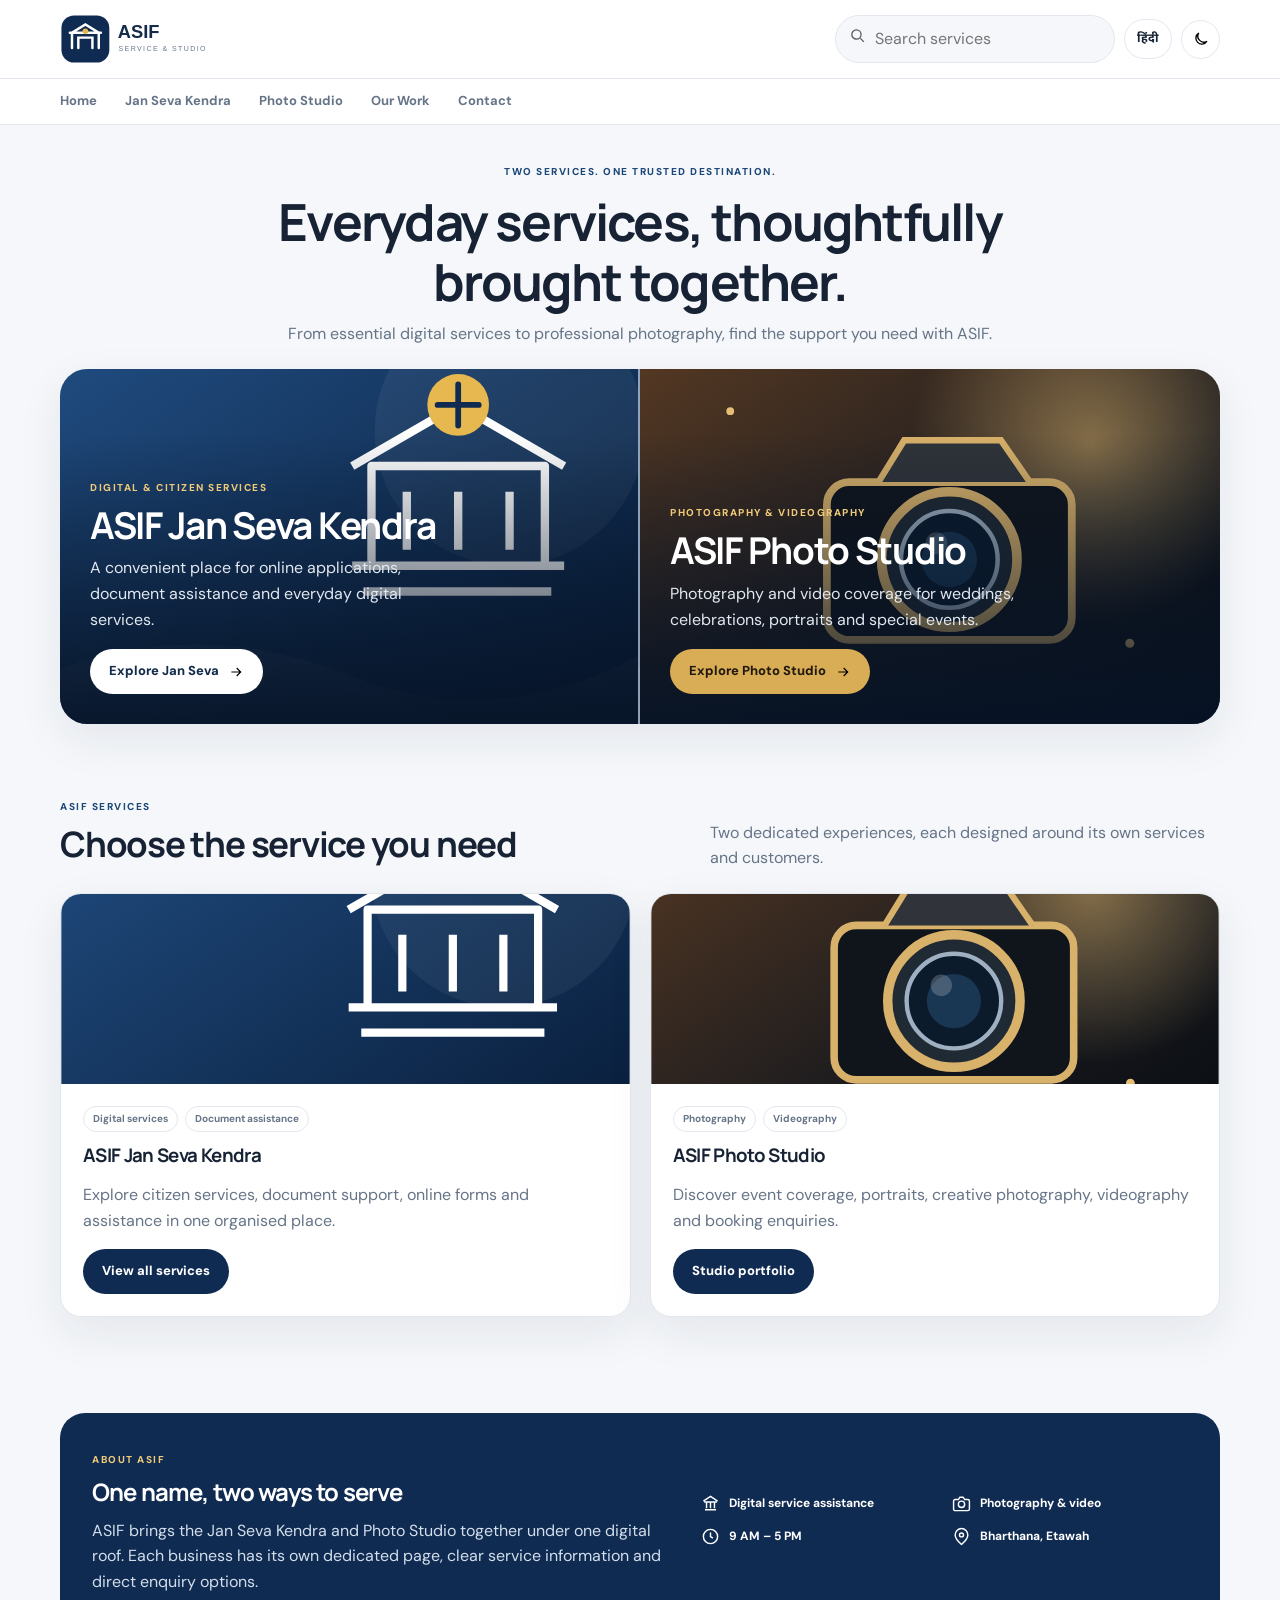
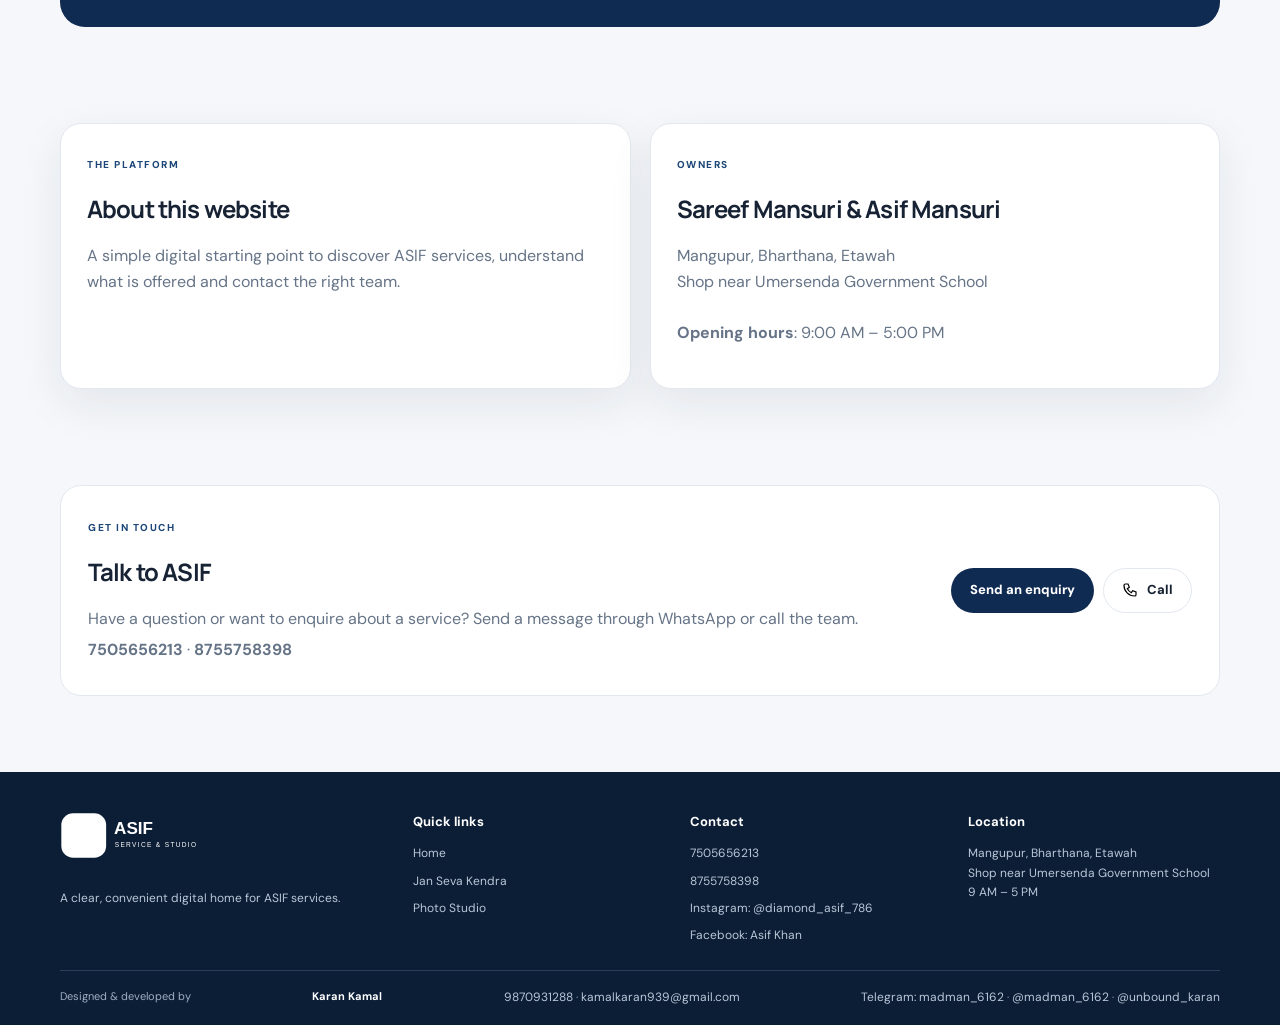
<file: index.html>
<!doctype html><html lang="en"><head><meta charset="utf-8"><meta name="viewport" content="width=device-width,initial-scale=1"><meta name="description" content="ASIF Jan Seva Kendra and Photo Studio in Mangupur, Bharthana, Etawah."><title>ASIF | Jan Seva Kendra & Photo Studio</title><link rel="stylesheet" href="style.css"></head><body>

<header class="site-header"><div class="container header-main"><a class="brand" href="index.html"><img src="assets/images/logo.svg" alt="ASIF"></a><div class="header-tools"><div class="search-wrap"><img src="assets/images/search.svg" alt=""><input id="service-search" data-ph="search" placeholder="Search services" aria-label="Search services"><div id="search-results" class="search-results"></div></div><button class="tool-btn lang-toggle">हिंदी</button><button class="icon-btn theme-toggle" aria-label="Toggle theme"><img src="assets/images/moon.svg" alt=""></button><button class="icon-btn menu-toggle" aria-label="Open menu"><img src="assets/images/menu.svg" alt=""></button></div></div><nav class="nav"><div class="container nav-inner"><a href="index.html" data-w="home">Home</a><a href="jan-seva.html" data-w="csc">Jan Seva Kendra</a><a href="photo-studio.html" data-w="studio">Photo Studio</a><a href="index.html#work" data-w="work">Our Work</a><a href="index.html#contact" data-w="contact">Contact</a></div></nav></header>

<main>
<section class="hero"><div class="container"><div class="hero-intro"><span class="eyebrow" data-w="eyebrow">Two services. One trusted destination.</span><h1 data-w="title">Everyday services, thoughtfully brought together.</h1><p data-w="intro">From essential digital services to professional photography, find the support you need with ASIF.</p></div><div class="split-hero"><article class="hero-side csc"><div class="hero-copy"><div class="kicker" data-w="cscK">Digital & citizen services</div><h2 data-w="cscT">ASIF Jan Seva Kendra</h2><p data-w="cscP">A convenient place for online applications, document assistance and everyday digital services.</p><a class="btn btn-light" href="jan-seva.html"><span data-w="cscB">Explore Jan Seva</span><img src="assets/images/arrow.svg" alt=""></a></div></article><article class="hero-side studio"><div class="hero-copy"><div class="kicker" data-w="studioK">Photography & videography</div><h2 data-w="studioT">ASIF Photo Studio</h2><p data-w="studioP">Photography and video coverage for weddings, celebrations, portraits and special events.</p><a class="btn btn-gold" href="photo-studio.html"><span data-w="studioB">Explore Photo Studio</span><img src="assets/images/arrow.svg" alt=""></a></div></article></div></div></section>
<section class="section"><div class="container"><div class="section-head"><div><span class="eyebrow">ASIF SERVICES</span><h2 data-w="choose">Choose the service you need</h2></div><p data-w="chooseP">Two dedicated experiences, each designed around its own services and customers.</p></div><div class="business-grid"><article class="business-card"><img src="assets/images/hero-csc.svg" alt="Digital services"><div class="business-body"><div class="tag-row"><span class="tag">Digital services</span><span class="tag">Document assistance</span></div><h3 data-w="cscT">ASIF Jan Seva Kendra</h3><p data-w="cscCard">Explore citizen services, document support, online forms and assistance in one organised place.</p><a class="btn btn-primary" href="jan-seva.html" data-w="servicesBtn">View all services</a></div></article><article class="business-card"><img src="assets/images/hero-studio.svg" alt="Photography camera"><div class="business-body"><div class="tag-row"><span class="tag">Photography</span><span class="tag">Videography</span></div><h3 data-w="studioT">ASIF Photo Studio</h3><p data-w="studioCard">Discover event coverage, portraits, creative photography, videography and booking enquiries.</p><a class="btn btn-primary" href="photo-studio.html" data-w="portfolio">Studio portfolio</a></div></article></div></div></section>
<section class="section" id="work"><div class="container"><div class="work-panel"><div><span class="eyebrow" style="color:#efc978">ABOUT ASIF</span><h2 data-w="about">One name, two ways to serve</h2><p data-w="aboutP">ASIF brings the Jan Seva Kendra and Photo Studio together under one digital roof. Each business has its own dedicated page, clear service information and direct enquiry options.</p></div><div class="work-points"><div class="work-point"><img src="assets/images/landmark.svg" alt="">Digital service assistance</div><div class="work-point"><img src="assets/images/camera.svg" alt="">Photography & video</div><div class="work-point"><img src="assets/images/clock.svg" alt="">9 AM – 5 PM</div><div class="work-point"><img src="assets/images/location.svg" alt="">Bharthana, Etawah</div></div></div></div></section>
<section class="section"><div class="container info-grid"><article class="info-card"><span class="eyebrow">THE PLATFORM</span><h2 data-w="site">About this website</h2><p data-w="siteP">A simple digital starting point to discover ASIF services, understand what is offered and contact the right team.</p></article><article class="info-card"><span class="eyebrow" data-w="owners">Owners</span><h2>Sareef Mansuri & Asif Mansuri</h2><p>Mangupur, Bharthana, Etawah<br>Shop near Umersenda Government School<br><br><strong data-w="hours">Opening hours</strong>: 9:00 AM – 5:00 PM</p></article></div></section>
<section class="section" id="contact"><div class="container"><div class="contact-band"><div><span class="eyebrow">GET IN TOUCH</span><h2 data-w="contactT">Talk to ASIF</h2><p data-w="contactP">Have a question or want to enquire about a service? Send a message through WhatsApp or call the team.</p><p><strong>7505656213</strong> · <strong>8755758398</strong></p></div><div class="contact-actions"><button class="btn btn-primary" data-modal="enquiry" data-w="send">Send an enquiry</button><a class="btn btn-outline" href="tel:7505656213"><img src="assets/images/phone.svg" width="16" alt="">Call</a></div></div></div></section>
</main>
<footer class="site-footer"><div class="container"><div class="footer-grid"><div class="footer-brand"><img src="assets/images/logo.svg" alt="ASIF"><p data-w="footer">A clear, convenient digital home for ASIF services.</p></div><div><h4 data-w="quick">Quick links</h4><div class="footer-links"><a href="index.html">Home</a><a href="jan-seva.html">Jan Seva Kendra</a><a href="photo-studio.html">Photo Studio</a></div></div><div><h4 data-w="contact">Contact</h4><div class="footer-links"><a href="tel:7505656213">7505656213</a><a href="tel:8755758398">8755758398</a><a href="https://instagram.com/diamond_asif_786" target="_blank" rel="noopener">Instagram: @diamond_asif_786</a><a href="https://www.facebook.com/" target="_blank" rel="noopener">Facebook: Asif Khan</a></div></div><div><h4 data-w="location">Location</h4><p>Mangupur, Bharthana, Etawah<br>Shop near Umersenda Government School<br>9 AM – 5 PM</p></div></div><div class="developer"><span data-w="developer">Designed & developed by</span> <strong>Karan Kamal</strong><span><a href="tel:9870931288">9870931288</a> · <a href="mailto:kamalkaran939@gmail.com">kamalkaran939@gmail.com</a></span><span><a href="https://t.me/madman_6162">Telegram: madman_6162</a> · <a href="https://instagram.com/madman_6162">@madman_6162</a> · <a href="https://instagram.com/unbound_karan">@unbound_karan</a></span></div></div></footer>

<div class="modal-backdrop" id="enquiry-modal"><section class="modal" role="dialog" aria-modal="true" aria-labelledby="modal-title"><div class="modal-head"><div><h3 id="modal-title">Send an enquiry</h3><p id="modal-desc">Share your details with the ASIF team.</p></div><button class="modal-close" data-close aria-label="Close">×</button></div><form id="enquiry-form"><div class="form-grid"><div class="field"><label data-w="name">Your name</label><input name="name" required autocomplete="name"></div><div class="field"><label data-w="mobile">Mobile number</label><input name="mobile" required inputmode="tel" pattern="[0-9+ -]{8,16}"></div><div class="field full"><label data-w="service">Service</label><select name="service" required><option value="">Select a service</option><option>Jan Seva Kendra enquiry</option><option>Photography booking</option><option>Videography booking</option><option>Photography + Videography</option><option>Other</option></select></div><div class="field" id="date-field" style="display:none"><label data-w="date">Preferred date</label><input name="date" type="date"></div><div class="field" id="event-field" style="display:none"><label data-w="event">Event type</label><select name="event"><option>Wedding</option><option>Birthday</option><option>Family function</option><option>Party / Event</option><option>Portrait</option><option>Other</option></select></div><div class="field full"><label data-w="details">Message / details</label><textarea name="details" placeholder="Tell us what you need..."></textarea></div><div class="field full"><label data-w="recipient">Send enquiry to</label><select name="recipient"><option value="one">7505656213</option><option value="two">8755758398</option></select></div></div><p class="form-note" data-w="waNote">Your message opens in WhatsApp. Review it and tap Send to share it.</p><button class="btn btn-primary" type="submit" data-w="wa">Continue on WhatsApp</button></form></section></div><script src="script.js"></script>
</body></html>
</file>
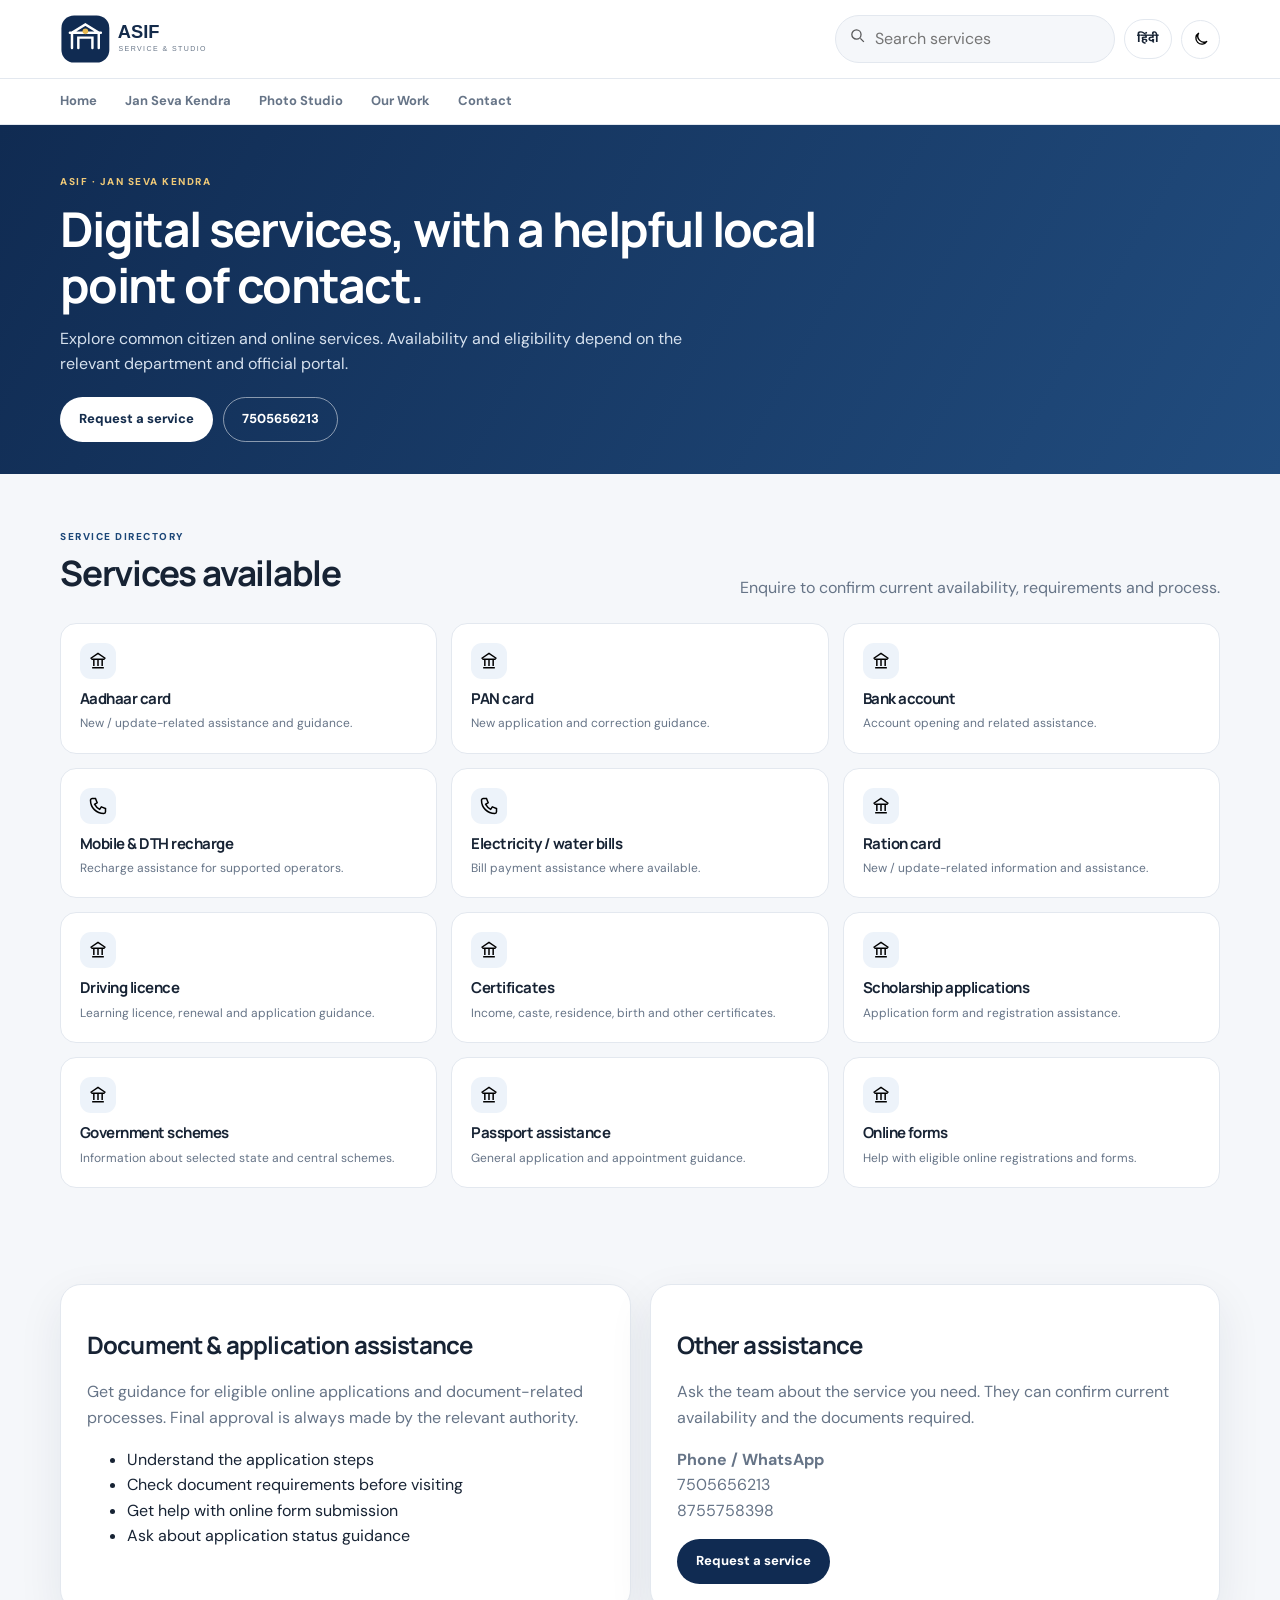
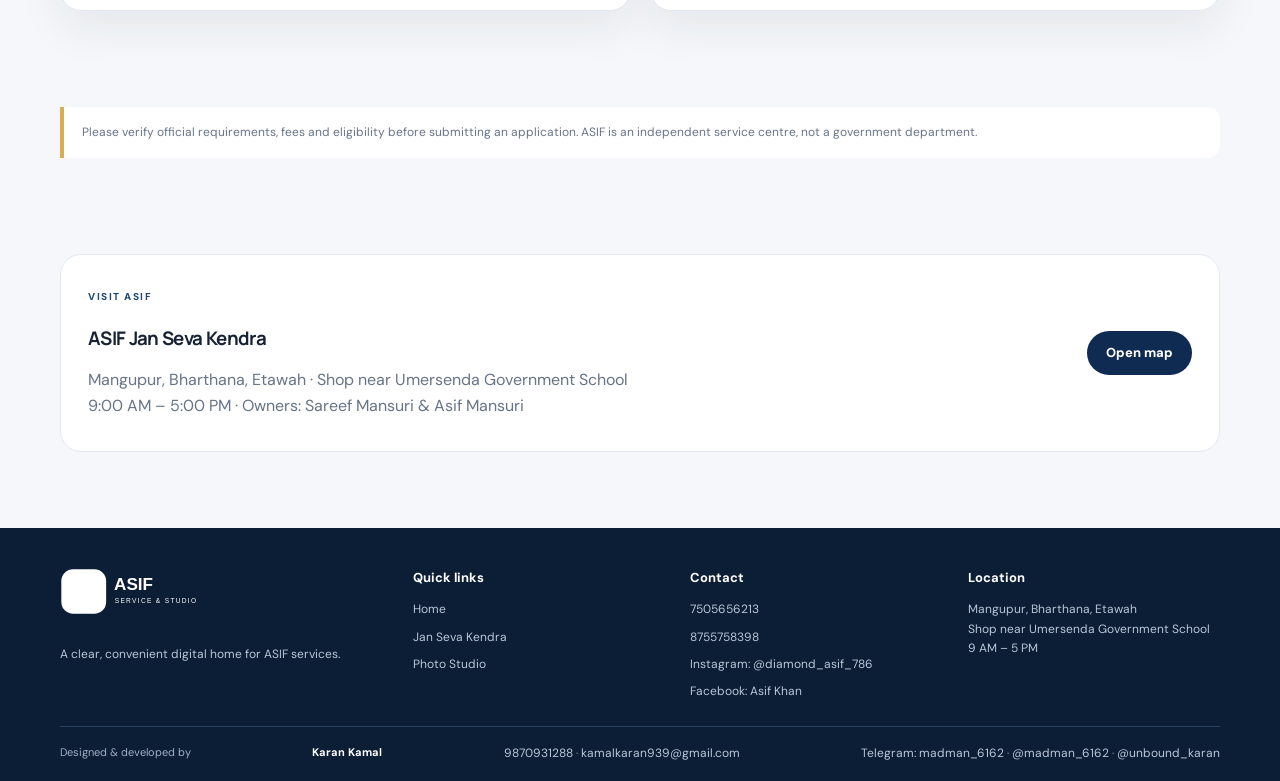
<file: jan-seva.html>
<!doctype html><html lang="en"><head><meta charset="utf-8"><meta name="viewport" content="width=device-width,initial-scale=1"><meta name="description" content="ASIF Jan Seva Kendra digital service and application assistance."><title>ASIF Jan Seva Kendra</title><link rel="stylesheet" href="style.css"></head><body>
<header class="site-header"><div class="container header-main"><a class="brand" href="index.html"><img src="assets/images/logo.svg" alt="ASIF"></a><div class="header-tools"><div class="search-wrap"><img src="assets/images/search.svg" alt=""><input id="service-search" data-ph="search" placeholder="Search services" aria-label="Search services"><div id="search-results" class="search-results"></div></div><button class="tool-btn lang-toggle">हिंदी</button><button class="icon-btn theme-toggle" aria-label="Toggle theme"><img src="assets/images/moon.svg" alt=""></button><button class="icon-btn menu-toggle" aria-label="Open menu"><img src="assets/images/menu.svg" alt=""></button></div></div><nav class="nav"><div class="container nav-inner"><a href="index.html" data-w="home">Home</a><a href="jan-seva.html" data-w="csc">Jan Seva Kendra</a><a href="photo-studio.html" data-w="studio">Photo Studio</a><a href="index.html#work" data-w="work">Our Work</a><a href="index.html#contact" data-w="contact">Contact</a></div></nav></header>

<main><section class="page-hero"><div class="container"><span class="eyebrow">ASIF · JAN SEVA KENDRA</span><h1 data-w="cscPage">Digital services, with a helpful local point of contact.</h1><p data-w="cscDesc">Explore common citizen and online services. Availability and eligibility depend on the relevant department and official portal.</p><div style="margin-top:20px;display:flex;gap:10px;flex-wrap:wrap"><button class="btn btn-light" data-modal="enquiry" data-w="request">Request a service</button><a class="btn btn-outline" style="color:white;border-color:#ffffff80" href="tel:7505656213">7505656213</a></div></div></section>
<section class="section"><div class="container"><div class="section-head"><div><span class="eyebrow">SERVICE DIRECTORY</span><h2 data-w="services">Services available</h2></div><p>Enquire to confirm current availability, requirements and process.</p></div><div class="service-grid">
<article class="service-item"><div class="service-icon"><img src="assets/images/landmark.svg" alt=""></div><h3>Aadhaar card</h3><p>New / update-related assistance and guidance.</p></article>
<article class="service-item"><div class="service-icon"><img src="assets/images/landmark.svg" alt=""></div><h3>PAN card</h3><p>New application and correction guidance.</p></article>
<article class="service-item"><div class="service-icon"><img src="assets/images/landmark.svg" alt=""></div><h3>Bank account</h3><p>Account opening and related assistance.</p></article>
<article class="service-item"><div class="service-icon"><img src="assets/images/phone.svg" alt=""></div><h3>Mobile & DTH recharge</h3><p>Recharge assistance for supported operators.</p></article>
<article class="service-item"><div class="service-icon"><img src="assets/images/phone.svg" alt=""></div><h3>Electricity / water bills</h3><p>Bill payment assistance where available.</p></article>
<article class="service-item"><div class="service-icon"><img src="assets/images/landmark.svg" alt=""></div><h3>Ration card</h3><p>New / update-related information and assistance.</p></article>
<article class="service-item"><div class="service-icon"><img src="assets/images/landmark.svg" alt=""></div><h3>Driving licence</h3><p>Learning licence, renewal and application guidance.</p></article>
<article class="service-item"><div class="service-icon"><img src="assets/images/landmark.svg" alt=""></div><h3>Certificates</h3><p>Income, caste, residence, birth and other certificates.</p></article>
<article class="service-item"><div class="service-icon"><img src="assets/images/landmark.svg" alt=""></div><h3>Scholarship applications</h3><p>Application form and registration assistance.</p></article>
<article class="service-item"><div class="service-icon"><img src="assets/images/landmark.svg" alt=""></div><h3>Government schemes</h3><p>Information about selected state and central schemes.</p></article>
<article class="service-item"><div class="service-icon"><img src="assets/images/landmark.svg" alt=""></div><h3>Passport assistance</h3><p>General application and appointment guidance.</p></article>
<article class="service-item"><div class="service-icon"><img src="assets/images/landmark.svg" alt=""></div><h3>Online forms</h3><p>Help with eligible online registrations and forms.</p></article>
</div></div></section>
<section class="section"><div class="container info-grid"><article class="info-card"><h2 data-w="docs">Document & application assistance</h2><p data-w="docsP">Get guidance for eligible online applications and document-related processes. Final approval is always made by the relevant authority.</p><ul><li>Understand the application steps</li><li>Check document requirements before visiting</li><li>Get help with online form submission</li><li>Ask about application status guidance</li></ul></article><article class="info-card"><h2 data-w="other">Other assistance</h2><p data-w="otherP">Ask the team about the service you need. They can confirm current availability and the documents required.</p><p><strong>Phone / WhatsApp</strong><br>7505656213<br>8755758398</p><button class="btn btn-primary" data-modal="enquiry" data-w="request">Request a service</button></article></div></section>
<section class="section"><div class="container"><div class="notice" data-w="notice">Please verify official requirements, fees and eligibility before submitting an application. ASIF is an independent service centre, not a government department.</div></div></section>
<section class="section"><div class="container location-card"><div><span class="eyebrow">VISIT ASIF</span><h3>ASIF Jan Seva Kendra</h3><p>Mangupur, Bharthana, Etawah · Shop near Umersenda Government School<br>9:00 AM – 5:00 PM · Owners: Sareef Mansuri & Asif Mansuri</p></div><a class="btn btn-primary" href="https://maps.app.goo.gl/UeftMmeHEHFXAGH48" target="_blank" rel="noopener" data-w="map">Open map</a></div></section></main>

<footer class="site-footer"><div class="container"><div class="footer-grid"><div class="footer-brand"><img src="assets/images/logo.svg" alt="ASIF"><p data-w="footer">A clear, convenient digital home for ASIF services.</p></div><div><h4 data-w="quick">Quick links</h4><div class="footer-links"><a href="index.html">Home</a><a href="jan-seva.html">Jan Seva Kendra</a><a href="photo-studio.html">Photo Studio</a></div></div><div><h4 data-w="contact">Contact</h4><div class="footer-links"><a href="tel:7505656213">7505656213</a><a href="tel:8755758398">8755758398</a><a href="https://instagram.com/diamond_asif_786" target="_blank" rel="noopener">Instagram: @diamond_asif_786</a><a href="https://www.facebook.com/" target="_blank" rel="noopener">Facebook: Asif Khan</a></div></div><div><h4 data-w="location">Location</h4><p>Mangupur, Bharthana, Etawah<br>Shop near Umersenda Government School<br>9 AM – 5 PM</p></div></div><div class="developer"><span data-w="developer">Designed & developed by</span> <strong>Karan Kamal</strong><span><a href="tel:9870931288">9870931288</a> · <a href="mailto:kamalkaran939@gmail.com">kamalkaran939@gmail.com</a></span><span><a href="https://t.me/madman_6162">Telegram: madman_6162</a> · <a href="https://instagram.com/madman_6162">@madman_6162</a> · <a href="https://instagram.com/unbound_karan">@unbound_karan</a></span></div></div></footer>

<div class="modal-backdrop" id="enquiry-modal"><section class="modal" role="dialog" aria-modal="true" aria-labelledby="modal-title"><div class="modal-head"><div><h3 id="modal-title">Send an enquiry</h3><p id="modal-desc">Share your details with the ASIF team.</p></div><button class="modal-close" data-close aria-label="Close">×</button></div><form id="enquiry-form"><div class="form-grid"><div class="field"><label data-w="name">Your name</label><input name="name" required autocomplete="name"></div><div class="field"><label data-w="mobile">Mobile number</label><input name="mobile" required inputmode="tel" pattern="[0-9+ -]{8,16}"></div><div class="field full"><label data-w="service">Service</label><select name="service" required><option value="">Select a service</option><option>Jan Seva Kendra enquiry</option><option>Photography booking</option><option>Videography booking</option><option>Photography + Videography</option><option>Other</option></select></div><div class="field" id="date-field" style="display:none"><label data-w="date">Preferred date</label><input name="date" type="date"></div><div class="field" id="event-field" style="display:none"><label data-w="event">Event type</label><select name="event"><option>Wedding</option><option>Birthday</option><option>Family function</option><option>Party / Event</option><option>Portrait</option><option>Other</option></select></div><div class="field full"><label data-w="details">Message / details</label><textarea name="details" placeholder="Tell us what you need..."></textarea></div><div class="field full"><label data-w="recipient">Send enquiry to</label><select name="recipient"><option value="one">7505656213</option><option value="two">8755758398</option></select></div></div><p class="form-note" data-w="waNote">Your message opens in WhatsApp. Review it and tap Send to share it.</p><button class="btn btn-primary" type="submit" data-w="wa">Continue on WhatsApp</button></form></section></div><script src="script.js"></script>
</body></html>
</file>
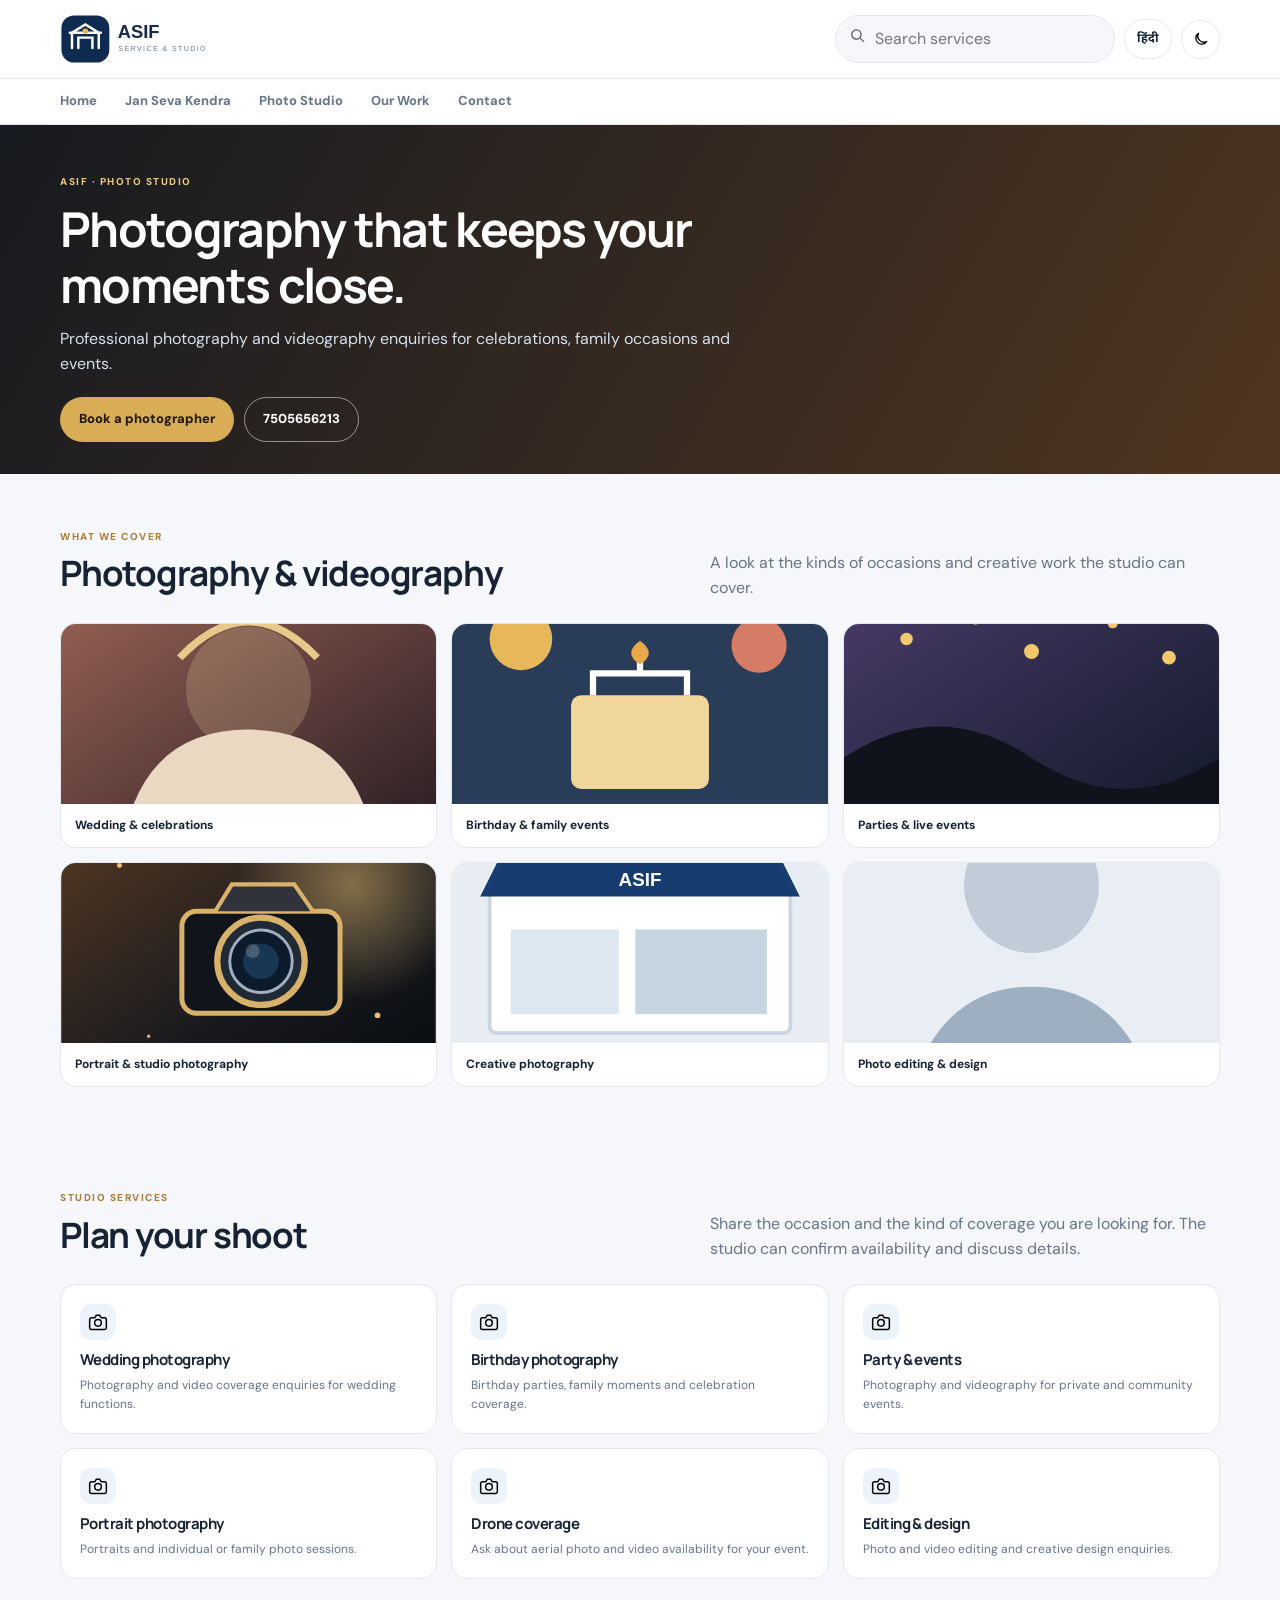
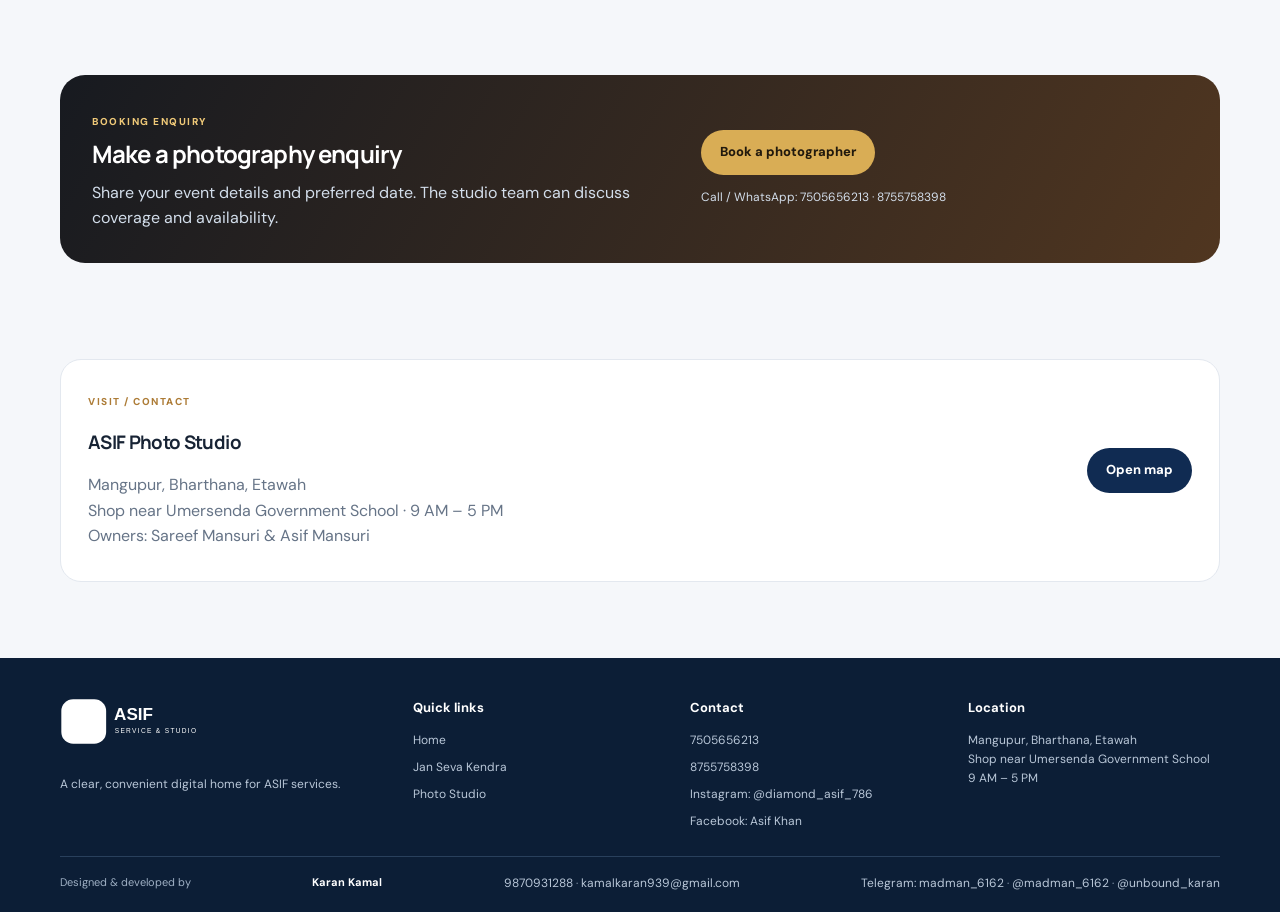
<file: photo-studio.html>
<!doctype html><html lang="en"><head><meta charset="utf-8"><meta name="viewport" content="width=device-width,initial-scale=1"><meta name="description" content="ASIF Photo Studio photography and videography bookings in Bharthana, Etawah."><title>ASIF Photo Studio</title><link rel="stylesheet" href="style.css"></head><body>
<header class="site-header"><div class="container header-main"><a class="brand" href="index.html"><img src="assets/images/logo.svg" alt="ASIF"></a><div class="header-tools"><div class="search-wrap"><img src="assets/images/search.svg" alt=""><input id="service-search" data-ph="search" placeholder="Search services" aria-label="Search services"><div id="search-results" class="search-results"></div></div><button class="tool-btn lang-toggle">हिंदी</button><button class="icon-btn theme-toggle" aria-label="Toggle theme"><img src="assets/images/moon.svg" alt=""></button><button class="icon-btn menu-toggle" aria-label="Open menu"><img src="assets/images/menu.svg" alt=""></button></div></div><nav class="nav"><div class="container nav-inner"><a href="index.html" data-w="home">Home</a><a href="jan-seva.html" data-w="csc">Jan Seva Kendra</a><a href="photo-studio.html" data-w="studio">Photo Studio</a><a href="index.html#work" data-w="work">Our Work</a><a href="index.html#contact" data-w="contact">Contact</a></div></nav></header>

<main><section class="page-hero studio-hero"><div class="container"><span class="eyebrow">ASIF · PHOTO STUDIO</span><h1 data-w="studioPage">Photography that keeps your moments close.</h1><p data-w="studioDesc">Professional photography and videography enquiries for celebrations, family occasions and events.</p><div style="margin-top:20px;display:flex;gap:10px;flex-wrap:wrap"><button class="btn btn-gold" data-modal="booking" data-w="book">Book a photographer</button><a class="btn btn-outline" style="color:white;border-color:#ffffff80" href="tel:7505656213">7505656213</a></div></div></section>
<section class="section"><div class="container"><div class="section-head"><div><span class="eyebrow" style="color:#ad7c37">WHAT WE COVER</span><h2 data-w="gallery">Photography & videography</h2></div><p data-w="galleryP">A look at the kinds of occasions and creative work the studio can cover.</p></div><div class="gallery"><figure><img src="assets/images/wedding.svg" alt="Wedding photography illustration"><figcaption>Wedding & celebrations</figcaption></figure><figure><img src="assets/images/birthday.svg" alt="Birthday photography illustration"><figcaption>Birthday & family events</figcaption></figure><figure><img src="assets/images/event.svg" alt="Event photography illustration"><figcaption>Parties & live events</figcaption></figure><figure><img src="assets/images/hero-studio.svg" alt="Studio camera illustration"><figcaption>Portrait & studio photography</figcaption></figure><figure><img src="assets/images/shop-front.svg" alt="Studio visual"><figcaption>Creative photography</figcaption></figure><figure><img src="assets/images/owner-placeholder.svg" alt="Portrait placeholder"><figcaption>Photo editing & design</figcaption></figure></div></div></section>
<section class="section"><div class="container"><div class="section-head"><div><span class="eyebrow" style="color:#ad7c37">STUDIO SERVICES</span><h2>Plan your shoot</h2></div><p>Share the occasion and the kind of coverage you are looking for. The studio can confirm availability and discuss details.</p></div><div class="service-grid"><article class="service-item"><div class="service-icon"><img src="assets/images/camera.svg" alt=""></div><h3>Wedding photography</h3><p>Photography and video coverage enquiries for wedding functions.</p></article><article class="service-item"><div class="service-icon"><img src="assets/images/camera.svg" alt=""></div><h3>Birthday photography</h3><p>Birthday parties, family moments and celebration coverage.</p></article><article class="service-item"><div class="service-icon"><img src="assets/images/camera.svg" alt=""></div><h3>Party & events</h3><p>Photography and videography for private and community events.</p></article><article class="service-item"><div class="service-icon"><img src="assets/images/camera.svg" alt=""></div><h3>Portrait photography</h3><p>Portraits and individual or family photo sessions.</p></article><article class="service-item"><div class="service-icon"><img src="assets/images/camera.svg" alt=""></div><h3>Drone coverage</h3><p>Ask about aerial photo and video availability for your event.</p></article><article class="service-item"><div class="service-icon"><img src="assets/images/camera.svg" alt=""></div><h3>Editing & design</h3><p>Photo and video editing and creative design enquiries.</p></article></div></div></section>
<section class="section"><div class="container"><div class="work-panel" style="background:linear-gradient(120deg,#171a20,#503620)"><div><span class="eyebrow" style="color:#efc978">BOOKING ENQUIRY</span><h2 data-w="booking">Make a photography enquiry</h2><p data-w="bookingP">Share your event details and preferred date. The studio team can discuss coverage and availability.</p></div><div><button class="btn btn-gold" data-modal="booking" data-w="book">Book a photographer</button><p style="margin-top:13px;font-size:12px">Call / WhatsApp: 7505656213 · 8755758398</p></div></div></div></section>
<section class="section"><div class="container location-card"><div><span class="eyebrow" style="color:#ad7c37">VISIT / CONTACT</span><h3>ASIF Photo Studio</h3><p>Mangupur, Bharthana, Etawah<br>Shop near Umersenda Government School · 9 AM – 5 PM<br>Owners: Sareef Mansuri & Asif Mansuri</p></div><a class="btn btn-primary" href="https://maps.app.goo.gl/UeftMmeHEHFXAGH48" target="_blank" rel="noopener" data-w="map">Open map</a></div></section></main>

<footer class="site-footer"><div class="container"><div class="footer-grid"><div class="footer-brand"><img src="assets/images/logo.svg" alt="ASIF"><p data-w="footer">A clear, convenient digital home for ASIF services.</p></div><div><h4 data-w="quick">Quick links</h4><div class="footer-links"><a href="index.html">Home</a><a href="jan-seva.html">Jan Seva Kendra</a><a href="photo-studio.html">Photo Studio</a></div></div><div><h4 data-w="contact">Contact</h4><div class="footer-links"><a href="tel:7505656213">7505656213</a><a href="tel:8755758398">8755758398</a><a href="https://instagram.com/diamond_asif_786" target="_blank" rel="noopener">Instagram: @diamond_asif_786</a><a href="https://www.facebook.com/" target="_blank" rel="noopener">Facebook: Asif Khan</a></div></div><div><h4 data-w="location">Location</h4><p>Mangupur, Bharthana, Etawah<br>Shop near Umersenda Government School<br>9 AM – 5 PM</p></div></div><div class="developer"><span data-w="developer">Designed & developed by</span> <strong>Karan Kamal</strong><span><a href="tel:9870931288">9870931288</a> · <a href="mailto:kamalkaran939@gmail.com">kamalkaran939@gmail.com</a></span><span><a href="https://t.me/madman_6162">Telegram: madman_6162</a> · <a href="https://instagram.com/madman_6162">@madman_6162</a> · <a href="https://instagram.com/unbound_karan">@unbound_karan</a></span></div></div></footer>

<div class="modal-backdrop" id="enquiry-modal"><section class="modal" role="dialog" aria-modal="true" aria-labelledby="modal-title"><div class="modal-head"><div><h3 id="modal-title">Send an enquiry</h3><p id="modal-desc">Share your details with the ASIF team.</p></div><button class="modal-close" data-close aria-label="Close">×</button></div><form id="enquiry-form"><div class="form-grid"><div class="field"><label data-w="name">Your name</label><input name="name" required autocomplete="name"></div><div class="field"><label data-w="mobile">Mobile number</label><input name="mobile" required inputmode="tel" pattern="[0-9+ -]{8,16}"></div><div class="field full"><label data-w="service">Service</label><select name="service" required><option value="">Select a service</option><option>Jan Seva Kendra enquiry</option><option>Photography booking</option><option>Videography booking</option><option>Photography + Videography</option><option>Other</option></select></div><div class="field" id="date-field" style="display:none"><label data-w="date">Preferred date</label><input name="date" type="date"></div><div class="field" id="event-field" style="display:none"><label data-w="event">Event type</label><select name="event"><option>Wedding</option><option>Birthday</option><option>Family function</option><option>Party / Event</option><option>Portrait</option><option>Other</option></select></div><div class="field full"><label data-w="details">Message / details</label><textarea name="details" placeholder="Tell us what you need..."></textarea></div><div class="field full"><label data-w="recipient">Send enquiry to</label><select name="recipient"><option value="one">7505656213</option><option value="two">8755758398</option></select></div></div><p class="form-note" data-w="waNote">Your message opens in WhatsApp. Review it and tap Send to share it.</p><button class="btn btn-primary" type="submit" data-w="wa">Continue on WhatsApp</button></form></section></div><script src="script.js"></script>
</body></html>
</file>
<file: style.css>
@import url('https://fonts.googleapis.com/css2?family=DM+Sans:wght@400;500;600;700&family=Manrope:wght@400;500;600;700;800&family=Noto+Sans+Devanagari:wght@400;500;600;700&display=swap');
:root{--navy:#102b52;--blue:#1c4778;--gold:#d9ad55;--ink:#172334;--muted:#667487;--paper:#f5f7fa;--card:#fff;--line:#e3e8ef;--shadow:0 16px 45px #14263e14;--radius:21px}
*{box-sizing:border-box}html{scroll-behavior:smooth}body{margin:0;background:var(--paper);color:var(--ink);font-family:"DM Sans","Noto Sans Devanagari",sans-serif;line-height:1.6}body.dark{--paper:#101722;--card:#182332;--ink:#eef3f8;--muted:#aab6c5;--line:#2a394b;--shadow:0 16px 45px #0004}
a{color:inherit;text-decoration:none}button,input,select,textarea{font:inherit}button{cursor:pointer}.container{width:min(1160px,calc(100% - 40px));margin:auto}.site-header{background:var(--card);border-bottom:1px solid var(--line);position:sticky;top:0;z-index:30}.header-main{min-height:78px;display:flex;align-items:center;gap:20px}.brand img{width:155px;display:block}.header-tools{margin-left:auto;display:flex;align-items:center;gap:9px}.search-wrap{position:relative;width:min(280px,27vw)}.search-wrap input{width:100%;border:1px solid var(--line);border-radius:99px;padding:10px 14px 10px 39px;background:var(--paper);color:var(--ink);outline:none}.search-wrap>img{position:absolute;width:17px;left:14px;top:12px;opacity:.65}.tool-btn,.icon-btn{border:1px solid var(--line);background:var(--card);color:var(--ink);font-weight:700}.tool-btn{border-radius:99px;padding:9px 12px;font-size:12px}.icon-btn{width:39px;height:39px;border-radius:50%;display:grid;place-items:center}.icon-btn img{width:18px}.menu-toggle{display:none}.nav{border-top:1px solid var(--line)}.nav-inner{display:flex;gap:28px;align-items:center;min-height:45px}.nav a{font-size:13px;font-weight:700;color:var(--muted)}.nav a:hover,.nav a.active{color:var(--blue)}
.hero{padding:32px 0 20px}.hero-intro{text-align:center;max-width:760px;margin:0 auto 22px}.eyebrow{display:inline-block;color:var(--blue);font-size:10px;font-weight:800;letter-spacing:.15em;text-transform:uppercase}.hero-intro h1,h1,h2,h3{font-family:Manrope,"Noto Sans Devanagari",sans-serif;line-height:1.18;letter-spacing:-.035em}.hero-intro h1{font-size:clamp(30px,4vw,52px);margin:8px 0 10px}.hero-intro p,.section-head p{color:var(--muted);margin:0}.split-hero{display:grid;grid-template-columns:1fr 1fr;overflow:hidden;border-radius:27px;box-shadow:var(--shadow)}.hero-side{min-height:355px;display:flex;align-items:flex-end;padding:30px;color:#fff;background-size:cover;background-position:center;position:relative}.hero-side:before{content:"";position:absolute;inset:0;background:linear-gradient(0deg,#061326e8,transparent 82%)}.hero-side.csc{background-image:url("assets/images/hero-csc.svg");border-right:2px solid #ffffff80}.hero-side.studio{background-image:url("assets/images/hero-studio.svg")}.hero-copy{position:relative;z-index:1;max-width:420px}.kicker{font-size:10px;letter-spacing:.15em;text-transform:uppercase;font-weight:800;color:#f0ca78}.hero-copy h2{font-size:clamp(26px,3vw,37px);margin:8px 0}.hero-copy p{color:#e2e8f0;margin:0 0 17px;max-width:370px}.btn{display:inline-flex;align-items:center;justify-content:center;gap:9px;padding:11px 18px;border-radius:99px;border:1px solid transparent;font-size:13px;font-weight:800;transition:.2s}.btn:hover{transform:translateY(-2px)}.btn-light{background:white;color:#142c4c}.btn-gold{background:var(--gold);color:#21190d}.btn-primary{background:var(--navy);color:white}.btn-outline{border-color:var(--line);background:transparent;color:var(--ink)}.btn img{width:16px;height:16px}
.section{padding:48px 0}.section-head{display:flex;justify-content:space-between;align-items:end;gap:22px;margin-bottom:22px}.section-head h2{font-size:clamp(25px,3vw,35px);margin:6px 0}.section-head p{max-width:510px}.business-grid,.info-grid{display:grid;grid-template-columns:1fr 1fr;gap:19px}.business-card,.info-card{background:var(--card);border:1px solid var(--line);border-radius:var(--radius);overflow:hidden;box-shadow:var(--shadow)}.business-card>img{width:100%;height:190px;object-fit:cover;display:block}.business-body{padding:22px}.business-body p,.info-card p{color:var(--muted)}.business-body h3{margin:0 0 8px}.tag-row{display:flex;gap:7px;flex-wrap:wrap;margin-bottom:12px}.tag{font-size:10px;font-weight:700;color:var(--muted);border:1px solid var(--line);border-radius:99px;padding:4px 9px}
.work-panel{background:var(--navy);color:white;border-radius:25px;padding:32px;display:grid;grid-template-columns:1.2fr 1fr;gap:25px;align-items:center}.work-panel h2{margin:7px 0 12px}.work-panel p{color:#d3deeb;margin:0}.work-points{display:grid;grid-template-columns:1fr 1fr;gap:14px}.work-point{font-size:12px;font-weight:700;display:flex;align-items:center;gap:9px}.work-point img{width:19px;filter:brightness(0) invert(1)}.info-card{padding:26px}.contact-band,.location-card{background:var(--card);border:1px solid var(--line);border-radius:var(--radius);padding:27px;display:flex;align-items:center;justify-content:space-between;gap:20px}.contact-band p,.location-card p{color:var(--muted);margin:5px 0}.contact-actions{display:flex;gap:9px;flex-wrap:wrap}
.site-footer{margin-top:28px;background:#0c1e36;color:#eaf0f7;padding:40px 0 18px}.footer-grid{display:grid;grid-template-columns:1.3fr 1fr 1fr 1fr;gap:25px}.footer-brand img{width:145px;filter:brightness(0) invert(1);margin-bottom:10px}.site-footer p,.site-footer a{font-size:12px;color:#b9c7d8}.site-footer h4{font-size:13px;margin:0 0 12px;color:white}.footer-links{display:grid;gap:8px}.developer{border-top:1px solid #29405c;margin-top:25px;padding-top:17px;display:flex;justify-content:space-between;gap:12px;flex-wrap:wrap;color:#9fb0c4;font-size:11px}.developer strong{color:white}
.page-hero{padding:42px 0 32px;background:linear-gradient(120deg,#102b52,#214c7e);color:white}.page-hero h1{font-size:clamp(30px,4vw,48px);max-width:800px;margin:8px 0 12px}.page-hero p{color:#d6e1ee;max-width:680px;margin:0}.page-hero .eyebrow{color:#efc978}.studio-hero{background:linear-gradient(120deg,#171a20,#503620)}.service-grid{display:grid;grid-template-columns:repeat(3,1fr);gap:14px}.service-item{background:var(--card);border:1px solid var(--line);border-radius:16px;padding:19px}.service-item h3{font-size:15px;margin:0 0 7px}.service-item p{font-size:12px;color:var(--muted);margin:0}.service-icon{width:36px;height:36px;border-radius:11px;background:#edf3fa;display:grid;place-items:center;margin-bottom:11px}.service-icon img{width:20px}body.dark .service-icon{background:#293a4c}.notice{border-left:4px solid var(--gold);background:var(--card);padding:16px 18px;border-radius:0 13px 13px 0;color:var(--muted);font-size:12px}.gallery{display:grid;grid-template-columns:repeat(3,1fr);gap:14px}.gallery figure{margin:0;background:var(--card);border:1px solid var(--line);border-radius:16px;overflow:hidden}.gallery img{width:100%;height:180px;object-fit:cover;display:block}.gallery figcaption{padding:12px 14px;font-size:12px;font-weight:700}
.search-results{display:none;position:absolute;top:calc(100% + 7px);left:0;right:0;background:var(--card);border:1px solid var(--line);border-radius:13px;box-shadow:var(--shadow);padding:7px;z-index:60}.search-results.show{display:block}.search-results a{display:block;padding:8px 10px;border-radius:8px;font-size:12px}.search-results a:hover{background:var(--paper)}
.modal-backdrop{position:fixed;inset:0;background:#06101fbb;display:none;align-items:center;justify-content:center;padding:16px;z-index:100}.modal-backdrop.open{display:flex}.modal{width:min(550px,100%);max-height:92vh;overflow:auto;background:var(--card);color:var(--ink);border-radius:21px;padding:24px;box-shadow:0 25px 80px #0005}.modal-head{display:flex;justify-content:space-between;gap:12px;margin-bottom:15px}.modal-head h3{margin:0}.modal-head p{color:var(--muted);font-size:12px;margin:5px 0 0}.modal-close{border:0;background:var(--paper);color:var(--ink);width:34px;height:34px;border-radius:50%;font-size:21px}.form-grid{display:grid;grid-template-columns:1fr 1fr;gap:12px}.field{display:grid;gap:5px}.field.full{grid-column:1/-1}.field label{font-size:11px;font-weight:800;color:var(--muted)}.field input,.field select,.field textarea{width:100%;padding:11px 12px;border:1px solid var(--line);border-radius:10px;background:var(--paper);color:var(--ink);outline:none}.field textarea{min-height:82px;resize:vertical}.form-note{font-size:10px;color:var(--muted);margin:11px 0}.modal .btn{width:100%}
@media(max-width:760px){.container{width:calc(100% - 28px)}.header-main{min-height:68px;gap:8px}.brand img{width:118px}.search-wrap{width:min(40vw,180px)}.search-wrap input{font-size:10px;padding:9px 8px 9px 32px}.search-wrap>img{left:10px;top:11px;width:15px}.tool-btn{font-size:10px;padding:8px}.icon-btn{width:34px;height:34px}.menu-toggle{display:grid}.nav-inner{display:none;flex-direction:column;align-items:flex-start;gap:12px;padding:12px 0 16px}.nav.open .nav-inner{display:flex}.hero{padding-top:23px}.split-hero{grid-template-columns:1fr;border-radius:21px}.hero-side{min-height:255px;padding:22px}.hero-side.csc{border-right:0;border-bottom:2px solid #ffffff80}.hero-copy h2{font-size:28px}.section{padding:36px 0}.section-head{display:block}.section-head p{margin-top:8px}.business-grid,.info-grid{grid-template-columns:1fr}.work-panel{grid-template-columns:1fr;padding:24px}.contact-band,.location-card{display:block}.contact-actions{margin-top:15px}.footer-grid{grid-template-columns:1fr 1fr;gap:19px}.service-grid{grid-template-columns:1fr 1fr}.gallery{grid-template-columns:1fr 1fr}.gallery img{height:145px}}
@media(max-width:420px){.brand img{width:100px}.header-tools{gap:5px}.search-wrap{width:33vw}.tool-btn{padding:7px}.footer-grid{grid-template-columns:1fr}.service-grid,.gallery{grid-template-columns:1fr}.gallery img{height:185px}.work-points{grid-template-columns:1fr}.form-grid{grid-template-columns:1fr}.field.full{grid-column:auto}}
</file>
